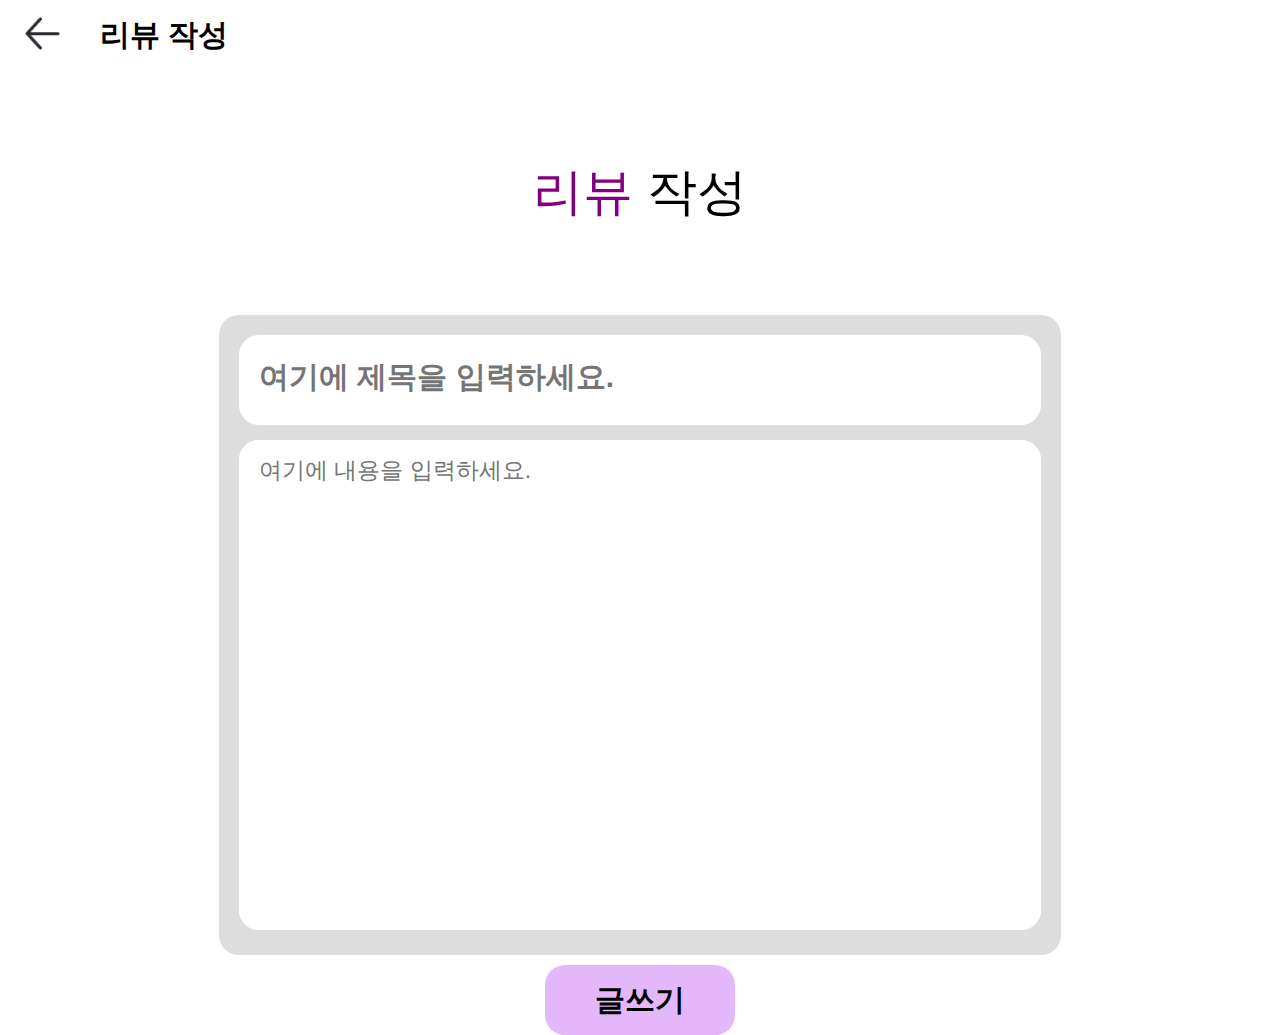
<file: html/review_writing/review_write_김대운.html>
<!DOCTYPE html>
<html lang="en">
  <head>
    <meta charset="UTF-8" />
    <meta name="viewport" content="width=device-width, initial-scale=1.0" />
    <title>리뷰 작성</title>
    <link
      rel="stylesheet"
      href="../../css/review_writing/review_write_김대운.css"
    />
  </head>
  <body>
    <header>
      <a href="javascript:void(0);" id="goback-img">
        <img
          src="../../images/icon _arrow left_.png"
          alt="move_to_back"
          width="35"
          height="33"
          id="gobackimg"
        />
      </a>
      <div class="name_page_text">
        <p>리뷰 작성</p>
      </div>
      <script>
        document
          .getElementById("goback-img")
          .addEventListener("click", function () {
            console.log("move-to-last-page");
            history.back();
          });
      </script>
    </header>
    <div class="review_write_purple">
      <p class="purple_p"><span class="review">리뷰</span> 작성</p>
    </div>
    <div id="writing_list">
      <div class="inner">
        <input
          type="text"
          class="inner"
          name="text"
          placeholder="여기에 제목을 입력하세요."
        />
      </div>
      <div class="innertext">
        <textarea
          name="text"
          id="text_area"
          cols="30"
          rows="10"
          placeholder="여기에 내용을 입력하세요."
        ></textarea>
      </div>
    </div>
    <div id="writing-check-button">
      <button type="submit">
        글쓰기
        <script>
          document
            .getElementById("writing-check-button")
            .addEventListener("click", function () {
              window.history.back();
              console.log("writing-done");
            });
        </script>
      </button>
    </div>
  </body>
</html>
</file>
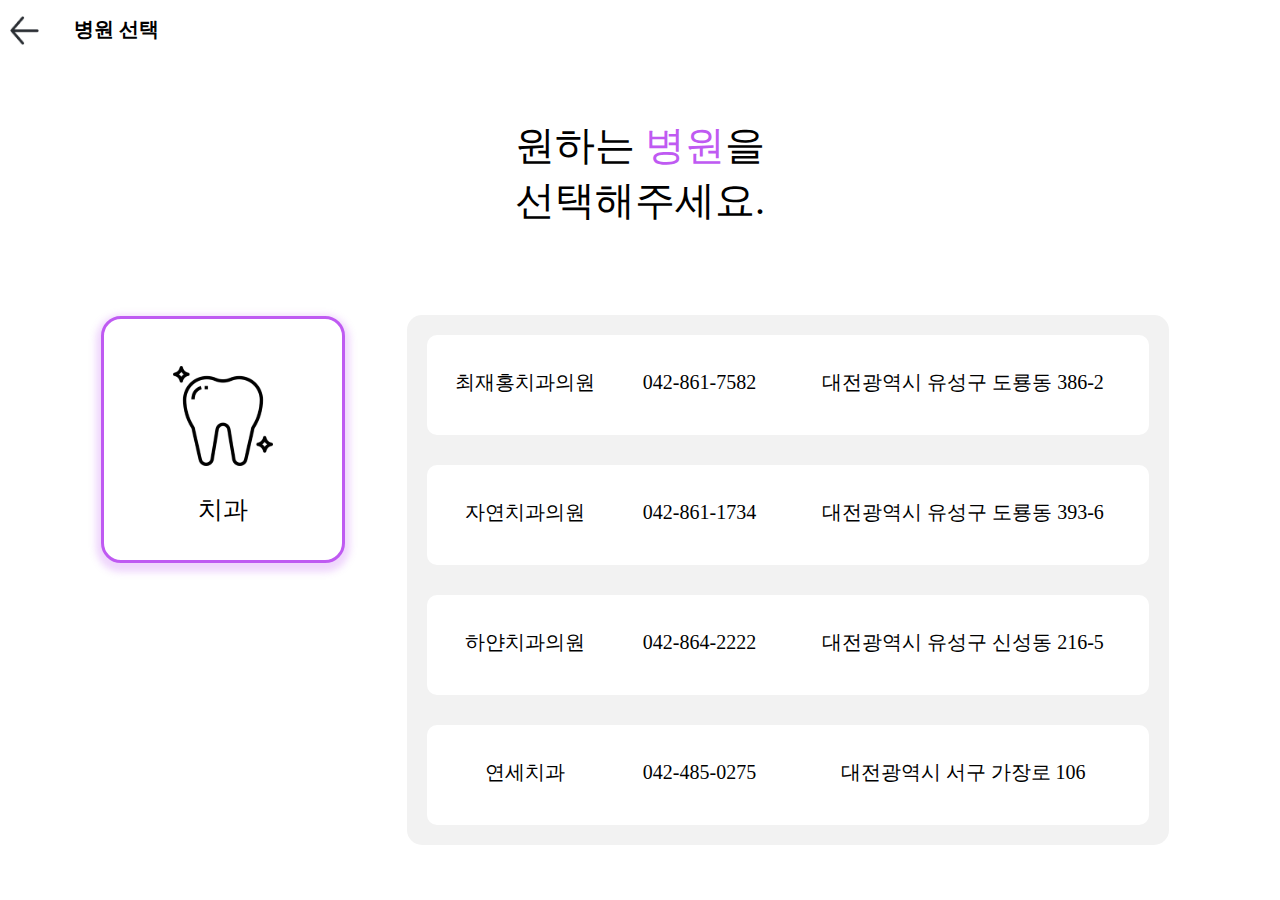
<file: html/select_hospital/병원찾기-김승원.html>
<!DOCTYPE html>
<html lang="en">

<head>
  <meta charset="UTF-8">
  <meta http-equiv="X-UA-Compatible" content="IE=edge">
  <meta name="viewport" content="width=device-width, initial-scale=1.0">
  <title>병원 선택</title>
  <link rel="stylesheet" href="/css/select_hospital/병원찾기_김승원.css">
</head>

<body>
  <div class="main-container">
    <header>
      <p>
        <a href="../main/mainbar.html" id="move-to-back"> <!-- id 김대운이 쓰고 감 -->
          <img src="/images/icon _arrow left_.png" alt="뒤로 가기" height="29" width="29">
        </a>
      </p>
      <b>병원 선택</b>
    </header>

    <nav>
      <section class="title-container">
        <h2 class="title">원하는 <span style="color: #BF5AF2;">병원</span>을</h2>
        <p class="title" id="titleset">선택해주세요.</p>
      </section>
    </nav>

    <nav>
      <div class="card-container">
        <div class="hospital-card-box">
          <img class="hospital-image" src="/images/image 9.svg" alt="병원 이미지" />
          <div class="hospital-name">치과</div>
        </div>
      </div>
    </nav>

    <main>
      <div class="hospital-details-container">
        <div class="hospital-details-card">
          <div class="hospital-detail">최재홍치과의원</div>
          <div class="hospital-detail">042-861-7582</div>
          <div class="hospital-location">대전광역시 유성구 도룡동 386-2</div>
        </div>
        <div class="hospital-details-card">
          <div class="hospital-detail">자연치과의원</div>
          <div class="hospital-detail">042-861-1734</div>
          <div class="hospital-location">대전광역시 유성구 도룡동 393-6</div>
        </div>
        <div class="hospital-details-card">
          <div class="hospital-detail">하얀치과의원</div>
          <div class="hospital-detail">042-864-2222</div>
          <div class="hospital-location">대전광역시 유성구 신성동 216-5</div>
        </div>
        <div class="hospital-details-card">
          <div class="hospital-detail">연세치과</div>
          <div class="hospital-detail">042-485-0275</div>
          <div class="hospital-location">대전광역시 서구 가장로 106</div>
        </div>
      </div>
    </main>

  </div>

</body>

</html>
</file>
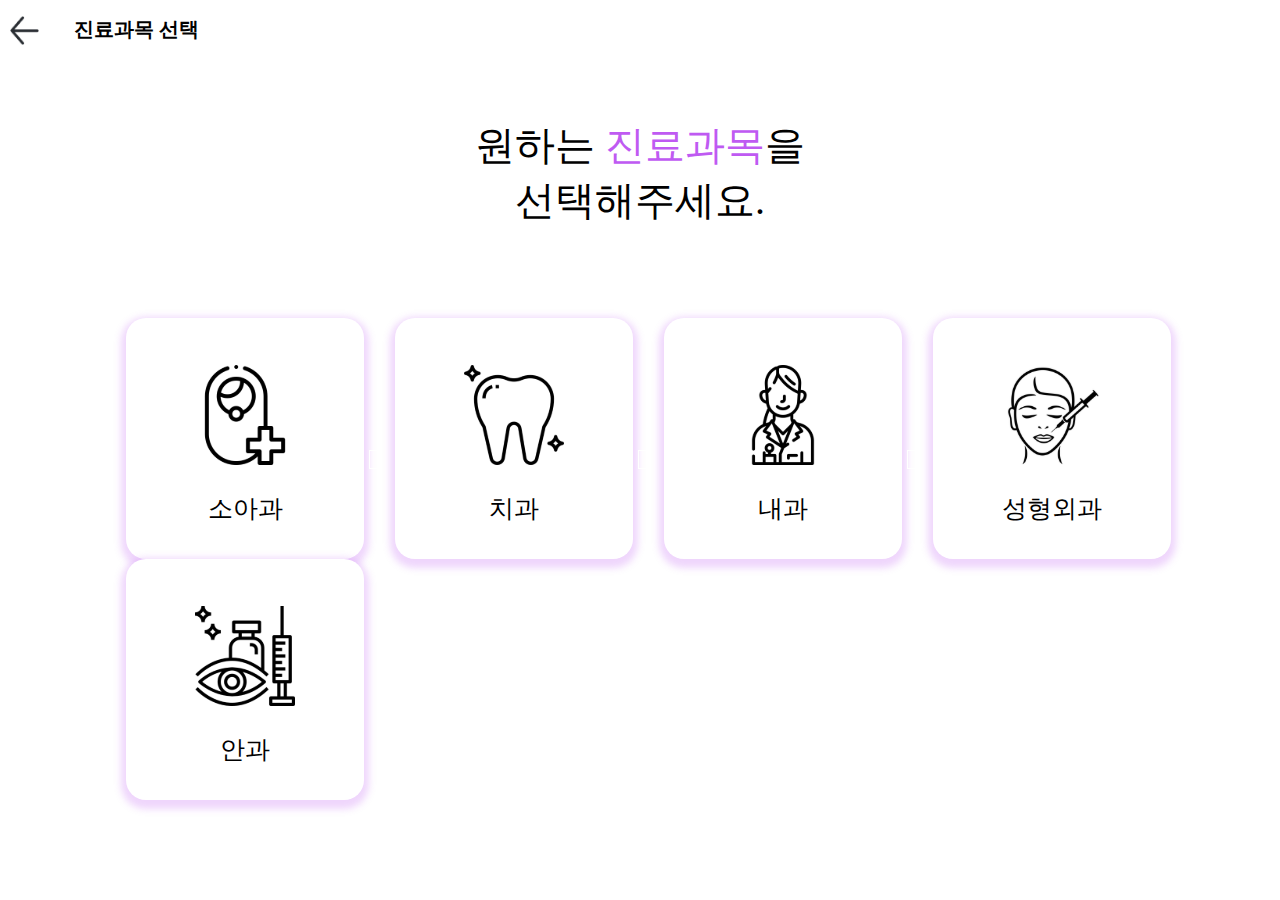
<file: html/select_medical_subject/진료과목선택-김승원.html>
<!DOCTYPE html>
<html lang="en">

<head>
  <meta charset="UTF-8">
  <meta http-equiv="X-UA-Compatible" content="IE=edge">
  <meta name="viewport" content="width=device-width, initial-scale=1.0">
  <title>진료과목 선택</title>
  <link rel="stylesheet" href="/css/select_medical_subject/진료과목선택-김승원.css">
</head>

<body>
  <header>
    <p>
      <a href="">
        <img src="/images/icon _arrow left_.png" alt="뒤로 가기" height="29" width="29">
      </a>
    </p>
    <b>진료과목 선택</b>
  </header>

  <nav>
    <section class="title-container">
      <h2 class="title">원하는 <span style="color: #BF5AF2;">진료과목</span>을</h2>
      <p class="title" id="titleset">선택해주세요.</p>
    </section>
  </nav>

  <div class="cards">
    <div class="card-container">
      <div class="hospital-card-box">
        <img class="hospital-image" src="/images/소아과.svg" alt="병원 이미지" />
        <div class="hospital-name">소아과</div>
      </div>
    </div>

    <div class="card-container">
      <div class="hospital-card-box">
        <img class="hospital-image" src="/images/image 9.svg" alt="병원 이미지" />
        <div class="hospital-name">치과</div>
      </div>
    </div>

    <div class="card-container">
      <div class="hospital-card-box">
        <img class="hospital-image" src="/images/내과.svg" alt="병원 이미지" />
        <div class="hospital-name">내과</div>
      </div>
    </div>

    <div class="card-container">
      <div class="hospital-card-box">
        <img class="hospital-image" src="/images/성형외과.svg" alt="병원 이미지" />
        <div class="hospital-name">성형외과</div>
      </div>
    </div>

    <div class="card-container">
      <div class="hospital-card-box">
        <img class="hospital-image" src="/images/안과.svg" alt="병원 이미지" />
        <div class="hospital-name">안과</div>
      </div>
    </div>

  </div>
</body>

</html>
</file>
<file: css/review_writing/review_write_김대운.css>
* {
  padding: 0;
  margin: 0;
  box-sizing: border-box;
}

body {
  overflow: auto;
}

@import url("https://fonts.googleapis.com/css2?family=IBM+Plex+Sans:wght@600&display=swap");
header {
  height: 70px;
  display: flex;
  align-items: center;
}
#gobackimg {
  margin-right: 40px;
  margin-left: 25px;
}
#gobackimg:hover {
  cursor: pointer;
}
.name_page_text {
  width: 229;
  height: 70;
  margin: 0;
}
.name_page_text p {
  font-family: "IBM Plex Sans", sans-serif;
  margin: 0;
  font-weight: bold;
  font-size: 30px;
}
.review_write_purple {
  width: 549px;
  height: 245px;
  margin: 0 auto;
  text-align: center;
  display: flex;
  justify-content: center;
  align-items: center;
}
.review {
  color: purple;
}
.purple_p {
  font-family: "IBM Plex Sans", sans-serif;
  font-size: 50px;
}
#writing_list {
  width: 842px;
  height: 640px;
  top: 310px;
  margin: 0 auto;
  background-color: #dddddd;
  display: flex;
  padding: 20px 20px 20px;
  border-radius: 20px;
  gap: 15px;
  flex-direction: column;
}
.inner {
  width: 792px;
  height: 90px;
  background-color: #ffffff;
  border-radius: 20px;
  border: none;
  font-size: 20px;
  font-family: "IBM Plex Sans", sans-serif;
  font-weight: bold;
  outline: none;
  text-indent: 10px;
}
.select_hospitalinput {
  font-family: "IBM Plex Sans", sans-serif;
  font-weight: bold;
  display: inline-flex;
  padding: 10px 28px 10px 30px;
  width: 286px;
  height: 90px;
  text-indent: 20px;
  border-radius: 20px;
  border: none;
  outline: none;
}
.select_hospitaldiv {
  background-color: #ffffff;
  border-radius: 10px;
  width: 286px;
  height: 90px;
}
.inner::placeholder {
  font-size: 30px;
}
.innertext {
  width: 802px;
  height: 490px;
  background-color: #ffffff;
  border-radius: 20px;
}
#text_area {
  width: 802px;
  height: 490px;
  font-size: 23px;
  border-radius: 20px;
  border: none;
  outline: none;
  font-family: "IBM Plex Sans", sans-serif;
  padding-left: 20px;
  padding-top: 15px;
  resize: none;
}
#writing-check-button {
  display: flex;
  justify-content: center;
  align-items: center;
  text-align: center;
  justify-items: center;
  height: 70px;
  padding-top: 20px;
}
button {
  width: 190px;
  height: 70px;
  border-radius: 20px;
  border: none;
  background-color: rgb(191, 90, 242, 0.44);
  font-family: "IBM Plex Sans", sans-serif;
  font-weight: bold;
  font-size: 30px;
  cursor: pointer;
}
button:hover {
  border: 3px solid #000000;
}
</file>
<file: css/select_hospital/병원찾기_김승원.css>
body {
  margin: 0;
  padding: 0;
  background: white;
}

#move-to-back {
  text-decoration: none;
}

.main-container {
  width: 100%;
  height: 100%;
  position: relative;
  background: white;
}

header {
  display: flex;
  justify-content: left;
  align-items: center;
  padding-left: 10px;
}

b {
  font-size: 20px;
  padding-left: 35px;
  margin-top: -6px;
}

img {
  height: 29px;
  width: 29px;
}

.title {
  justify-content: center;
  color: black;
  font-size: 40px;
  font-family: 'IBM Plex Sans KR';
  font-weight: 400;
  line-height: 15px;
  text-align: center;
}

.title-container {
  padding-top: 40px;
}

.hospitals-title {
  left: 111px;
  top: 0;
  position: absolute;
  color: black;
  font-size: 30px;
  font-family: 'IBM Plex Sans KR';
  font-weight: 600;
  line-height: 70px;
}

.hospital-card {
  width: 224px;
  height: 70px;
  left: 111px;
  top: 0;
  position: absolute;
  color: black;
  font-size: 30px;
  font-family: 'IBM Plex Sans KR';
  font-weight: 600;
  line-height: 70px;
}

.card-container {
  left: 100px;
  top: 315px;
  position: absolute;
  border: 1px white solid;
  justify-content: flex-start;
  align-items: flex-start;
  gap: 45px;
  display: inline-flex;
}

.hospital-card-box {
  padding: 47px 59px;
  background: white;
  box-shadow: 0px 4px 7px 5px rgba(191, 90, 242, 0.25);
  border-radius: 20px;
  overflow: hidden;
  border: 3px #BF5AF2 solid;
  flex-direction: column;
  justify-content: flex-start;
  align-items: center;
  gap: 27px;
  display: inline-flex;
}

.hospital-image {
  width: 100px;
  height: 100px;
  justify-content: center;
}

.hospital-name {
  width: 120px;
  height: 20px;
  text-align: center;
  color: black;
  font-size: 25px;
  font-family: 'Inter';
  font-weight: 300;
}

.hospital-details-container {
  width: 722px;
  padding: 20px;
  top: 315px;
  left: 407px;
  position: absolute;
  background: #F2F2F2;
  border-radius: 15px;
  overflow: hidden;
  flex-direction: column;
  justify-content: center;
  align-items: center;
  gap: 30px;
  display: inline-flex;
}

.hospital-details-card {
  width: 722px;
  height: 100px;
  background: white;
  border-radius: 10px;
  overflow: hidden;
  justify-content: center;
  align-items: flex-start;
  display: inline-flex;
}

:hover.hospital-details-card {
  border: 2px #BF5AF2 solid;
  box-sizing: border-box;
}

.hospital-detail {
  width: 200px;
  text-align: center;
  color: black;
  font-size: 20px;
  font-family: 'IBM Plex Sans KR';
  line-height: 95px;
  padding-left: 20px;
}

.hospital-location {
  width: 480px;
  height: 100px;
  text-align: center;
  color: black;
  font-size: 20px;
  font-family: 'IBM Plex Sans KR';
  line-height: 95px;
}
</file>
<file: css/select_medical_subject/진료과목선택-김승원.css>
body {
  margin: 0;
  padding: 0;
  background: white;
}

header {
  display: flex;
  justify-content: left;
  align-items: center;
  padding-left: 10px;
}

b {
  font-size: 20px;
  padding-left: 35px;
  margin-top: -6px;
}

img {
  height: 29px;
  width: 29px;
}

.title {
  justify-content: center;
  color: black;
  font-size: 40px;
  font-family: 'IBM Plex Sans KR';
  font-weight: 400;
  line-height: 15px;
  text-align: center;
}

.title-container {
  padding-top: 40px;
}

.hospitals-title {
  left: 111px;
  position: absolute;
  color: black;
  font-size: 30px;
  font-family: 'IBM Plex Sans KR';
  font-weight: 600;
  line-height: 70px;
}

.card-container {
  left: 100px;
  top: 70px;
  position: relative;
  border: 1px white solid;
  justify-content: flex-start;
  align-items: flex-start;
  display: inline;
  padding-left: 25px;
}

.hospital-card-box {
  padding: 47px 59px;
  background: white;
  border-radius: 20px;
  overflow: hidden;
  flex-direction: column;
  justify-content: flex-start;
  align-items: center;
  gap: 27px;
  display: inline-flex;
  box-shadow: 0px 4px 7px 5px rgba(191, 90, 242, 0.25);
}

:hover.hospital-card-box {
  border: 3px #BF5AF2 solid;
  box-sizing: border-box;
}

.hospital-image {
  width: 100px;
  height: 100px;
  justify-content: center;
}

.hospital-name {
  width: 120px;
  height: 20px;
  text-align: center;
  color: black;
  font-size: 25px;
  font-family: 'Inter';
  font-weight: normal;
}
</file>
